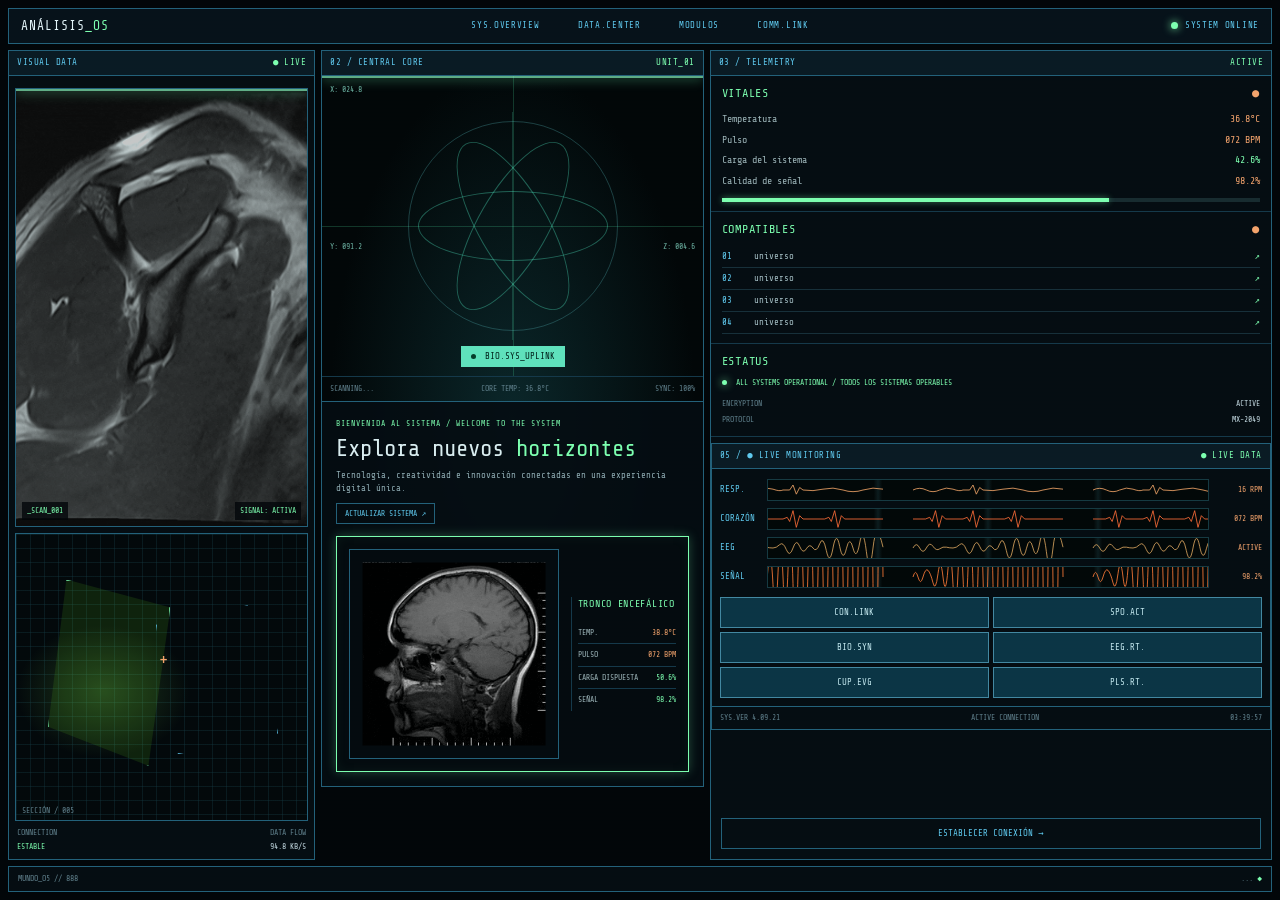
<file: index.html>
<!DOCTYPE html>
<html lang="es">
<head>
    <meta charset="UTF-8">
    <meta name="viewport" content="width=device-width, initial-scale=1.0">

    <title>MUNDO | 05</title>
    <link rel="stylesheet" href="css/style.css?v=20261110-4">
</head>

<body>
    <!-- Pantalla de carga -->
    <div id="loading">
        <div class="loader"></div>
        <p>INICIALIZANDO SISTEMA...</p>
        <span>espere // MUNDO OS</span>
    </div>

    <!-- Interfaz principal -->
    <div id="page-content" class="dashboard">

        <!-- Barra superior -->
        <header class="topbar">
            <div class="brand">ANÁLISIS<span>_OS</span></div>

            <nav>
                <a href="#inicio">SYS.OVERVIEW</a>
                <a href="#nosotros">DATA.CENTER</a>
                <a href="#servicios">MODULOS</a>
                <a href="#contacto">COMM.LINK</a>
            </nav>

            <div class="online">
                <span class="status-dot"></span>
                SYSTEM ONLINE
            </div>
        </header>

        <!-- Paneles superiores -->
        <main class="main-grid" id="inicio">

            <!-- Panel izquierdo -->
            <section class="panel left-panel">
                <div class="panel-heading">
                    <span> VISUAL DATA</span>
                    <span> ● LIVE</span>
                </div>

                <div class="portrait">
                    <img src="img/scan3.gif" alt="animación de escaneo de una persona">

                    <div class="scan-line"></div>
                    <span class="image-tag">_SCAN_001</span>
                    <span class="image-status">SIGNAL: ACTIVA</span>
                </div>  

                <div class="mini-map">
                    <div class="map-grid"></div>
                    <div class="map-shape shape-one"></div>
                    <div class="map-shape shape-two"></div>
                    <div class="map-cross">+</div>
                    <span class="map-label">SECCIÓN / 005</span>
                </div>

                <div class="small-stats">
                    <div>
                        <span>CONNECTION</span>
                        <strong class="green">ESTABLE</strong>
                    </div>
                    <div>
                        <span>DATA FLOW</span>
                        <strong>94.8 KB/S</strong>
                    </div>
                </div>
            </section>

            <!-- Panel central -->
            <section class="panel center-panel">
                <div class="panel-heading">
                    <span>02 / CENTRAL CORE</span>
                    <span>UNIT_01</span>
                </div>

                <div class="hologram">
                    <video id="camera-preview" autoplay muted playsinline aria-label="Vista en vivo de la cámara"></video>
                    <div class="scan-line hologram-scan"></div>
                    <div class="orbit orbit-one"></div>
                    <div class="orbit orbit-two"></div>
                    <div class="orbit orbit-three"></div>
                    <div class="orbit orbit-four"></div>

                    <div class="crosshair horizontal"></div>
                    <div class="crosshair vertical"></div>

                    <span class="coordinate coord-top">X: 024.8</span>
                    <span class="coordinate coord-left">Y: 091.2</span>
                    <span class="coordinate coord-right">Z: 004.6</span>

                    <div class="target-label">
                        <span class="status-dot"></span>
                        BIO.SYS_UPLINK
                    </div>
                </div>

                <div class="core-footer">
                    <span>SCANNING...</span>
                    <span>CORE TEMP: 36.8°C</span>
                    <span>SYNC: 100%</span>
                </div>

                <div class="intro" id="nosotros">
                    <span class="eyebrow">BIENVENIDA AL SISTEMA / WELCOME TO THE SYSTEM</span>
                    <h1>Explora nuevos <span>horizontes</span></h1>
                    <p>
                        Tecnología, creatividad e innovación conectadas
                        en una experiencia digital única.
                    </p>
                    <a href="#servicios" class="terminal-button">
                        ACTUALIZAR SISTEMA <span>↗</span>
                    </a>
                    <div aria-label="Escaneo visual y signos vitales" style="display: grid; grid-template-columns: minmax(0, 2.45fr) minmax(105px, 1fr); align-items: center; gap: 12px; width: min(100%, 550px); margin: 12px auto 0; padding: 12px; border: 1px solid var(--green); background: #040b0f; box-shadow: 0 0 10px #7dffb044, inset 0 0 12px #7dffb00d;">
                        <div style="position: static; display: grid; width: 100%; max-width: 350px; aspect-ratio: 1; justify-self: center; padding: 2px; border: 1px solid var(--line);">
                            <img src="img/scan2.gif" alt="Escaneo visual de una persona" style="display: block; width: 100%; height: 100%; aspect-ratio: 1; object-fit: cover; clip-path: inset(5%); opacity: .9;">
                        </div>
                        <div style="min-width: 0; padding-left: 6px; border-left: 1px solid var(--line-soft);">
                            <h2 style="margin: 0 0 10px; color: var(--green); font-size: 10px; font-weight: 400; letter-spacing: .7px;">TRONCO ENCEFÁLICO <span style="float: right; color: var(--orange);"></span></h2>
                            <div style="display: flex; justify-content: space-between; gap: 5px; padding: 5px 0; border-bottom: 1px solid var(--line-soft); color: #9eb6ba; font-size: 8px;"><span>TEMP.</span><strong style="color: var(--orange); font-weight: 400;">38.8°C</strong></div>
                            <div style="display: flex; justify-content: space-between; gap: 5px; padding: 5px 0; border-bottom: 1px solid var(--line-soft); color: #9eb6ba; font-size: 8px;"><span>PULSO</span><strong style="color: var(--orange); font-weight: 400;">072 BPM</strong></div>
                            <div style="display: flex; justify-content: space-between; gap: 5px; padding: 5px 0; border-bottom: 1px solid var(--line-soft); color: #9eb6ba; font-size: 8px;"><span>CARGA DISPUESTA</span><strong style="color: var(--green); font-weight: 400;">50.6%</strong></div>
                            <div style="display: flex; justify-content: space-between; gap: 5px; padding: 5px 0; color: #9eb6ba; font-size: 8px;"><span>SEÑAL</span><strong style="color: var(--green); font-weight: 400;">98.2%</strong></div>
                        </div>
                    </div>
                </div>
            </section>

            <!-- Panel derecho -->
            <aside class="panel right-panel">
                <div class="panel-heading">
                    <span>03 / TELEMETRY</span>
                    <span>ACTIVE</span>
                </div>

                <section class="data-group">
                    <h2>VITALES <span>●</span></h2>

                    <div class="metric">
                        <span>Temperatura</span>
                        <strong class="orange">36.8°C</strong>
                    </div>

                    <div class="metric">
                        <span>Pulso</span>
                        <strong>072 BPM</strong>
                    </div>

                    <div class="metric">
                        <span>Carga del sistema</span>
                        <strong class="green">42.6%</strong>
                    </div>

                    <div class="metric">
                        <span> Calidad de señal</span>
                        <strong>98.2%</strong>
                    </div>

                    <div class="progress">
                        <span style="width: 72%"></span>
                    </div>
                </section>

                <section class="data-group" id="servicios">
                    <h2>COMPATIBLES <span>●</span></h2>

                    <a href="#contacto" class="module-link">
                        <span>01</span>
                        <span>universo </span>
                        <b>↗</b>
                    </a>

                    <a href="#contacto" class="module-link">
                        <span>02</span>
                        <span>universo</span>
                        <b>↗</b>
                    </a>

                    <a href="#contacto" class="module-link">
                        <span>03</span>
                        <span>universo</span>
                        <b>↗</b>
                    </a>

                    <a href="#contacto" class="module-link">
                        <span>04</span>
                        <span>universo</span>
                        <b>↗</b>
                    </a>
                </section>

                <section class="data-group">
                    <h2> ESTATUS</h2>

                    <div class="network-status">
                        <span class="status-dot"></span>
                        ALL SYSTEMS OPERATIONAL / TODOS LOS SISTEMAS OPERABLES
                    </div>

                    <div class="data-row">
                        <span>ENCRYPTION</span>
                        <strong>ACTIVE</strong>
                    </div>

                    <div class="data-row">
                        <span>PROTOCOL</span>
                        <strong>MX-2049</strong>
                    </div>
                </section>

                <!-- Monitoreo debajo del estado de red para liberar el panel central -->
                <section class="panel bottom-panel">
                    <div class="panel-heading">
                        <span>05 / ● LIVE MONITORING</span>
                        <span>● LIVE DATA</span>
                    </div>

                    <div class="monitor-layout">
                        <div class="charts">
                            <div class="chart-row">
                                <span class="chart-label">RESP.</span>
                                <div class="wave wave-one"></div>
                                <span class="chart-value">16 RPM</span>
                            </div>
                            <div class="chart-row">
                                <span class="chart-label">CORAZÓN</span>
                                <div class="wave wave-two"></div>
                                <span class="chart-value">072 BPM</span>
                            </div>
                            <div class="chart-row">
                                <span class="chart-label">EEG</span>
                                <div class="wave wave-three"></div>
                                <span class="chart-value">ACTIVE</span>
                            </div>
                            <div class="chart-row">
                                <span class="chart-label">SEÑAL</span>
                                <div class="wave wave-four"></div>
                                <span class="chart-value">98.2%</span>
                            </div>
                        </div>

                        <div class="control-grid">
                            <button type="button" data-mode="CONNECTION LINK">CON.LINK</button>
                            <button type="button" data-mode="SPO2 ACTIVITY">SPO.ACT</button>
                            <button type="button" data-mode="BIO SYSTEM">BIO.SYN</button>
                            <button type="button" data-mode="EEG ROUTINE">EEG.RT.</button>
                            <button type="button" data-mode="CUP EVALUATION">CUP.EVG</button>
                            <button type="button" data-mode="PULSE TRACKING">PLS.RT.</button>
                        </div>
                    </div>

                    <div class="bottom-status">
                        <span>SYS.VER 4.09.21</span>
                        <span> ACTIVE CONNECTION</span>
                        <span id="clock">00:00:00</span>
                    </div>
                </section>

                <a href="dos.html" class="contact-button">
                     ESTABLECER CONEXIÓN →
                </a>
            </aside>
        </main>

        <!-- Pie de página -->
        <footer id="contacto">
            <span>MUNDO_O5 // 888</span>
            <span>... <b>◆</b></span>
        </footer>

    </div>

    <script src="js/script.js?v=20261110-2"></script>
</body>
</html>
</file>
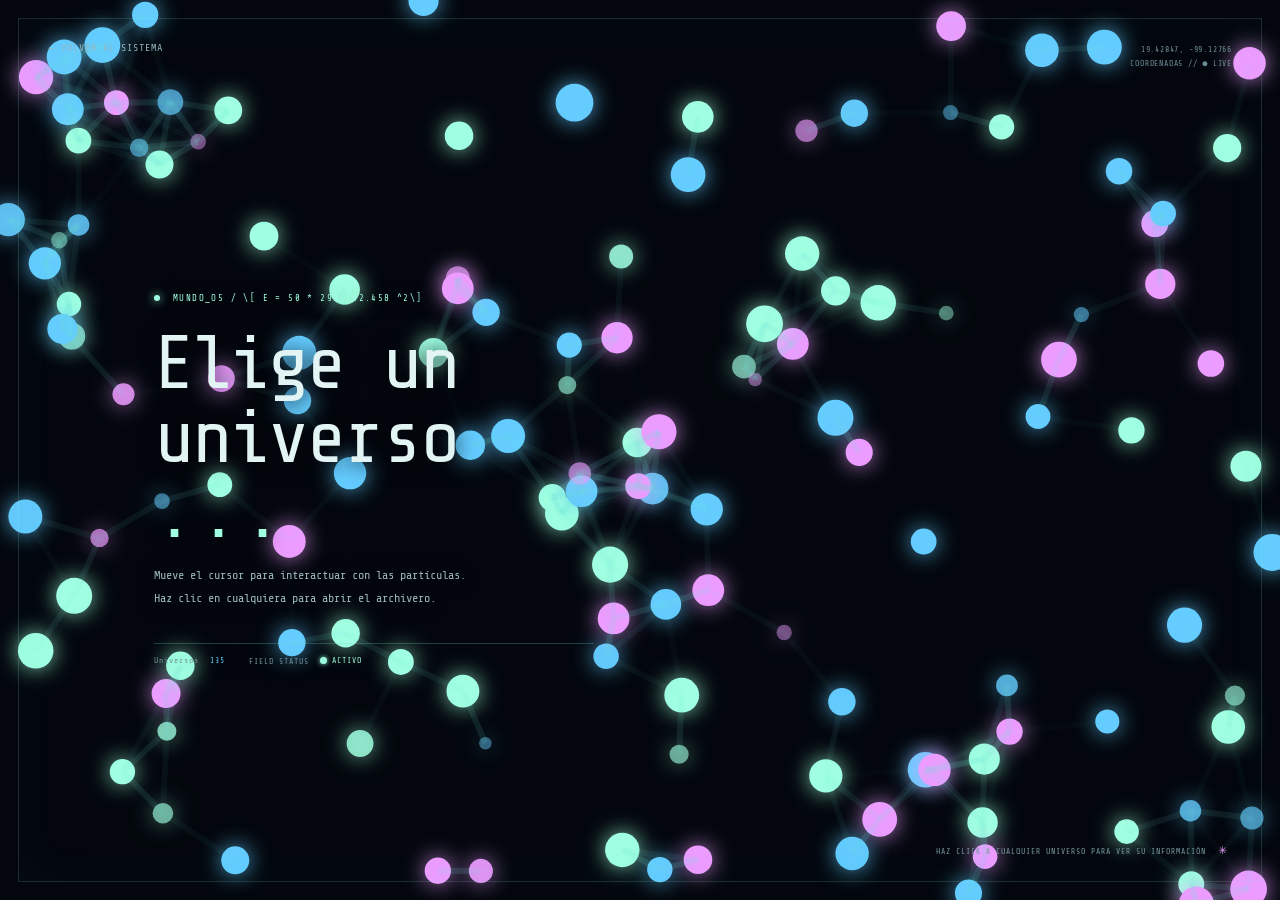
<file: dos.html>
<!DOCTYPE html>
<html lang="es">
<head>
    <meta charset="UTF-8">
    <meta name="viewport" content="width=device-width, initial-scale=1.0">
    <meta name="theme-color" content="#03070d">
    <title>Particle Lab | ●  ACTUAL MUNDO OS</title>
    <link rel="stylesheet" href="css/particles.css?v=20261110-2">
</head>
<body>
    <canvas id="particle-canvas" aria-hidden="true"></canvas>
    <main class="particle-ui">
        <a class="back-link" href="index.html">← VOLVER AL SISTEMA</a>
        <section class="intro" aria-label="Sistema de partículas interactivo">
            <span class="eyebrow"><i></i> MUNDO_O5 / \[
E = 50 * 299.792.458 ^2\]</span>
            <h1>Elige un universo<br><span class="title-dots" aria-label="cargando"><i>.</i><i>.</i><i>.</i></span></h1>
            <p>Mueve el cursor para interactuar con las partículas.<br>Haz clic en cualquiera para abrir el archivero.</p>
            <div class="readout"><span>Universos <b id="particle-count">000</b></span><span>FIELD STATUS <b class="field-state"><i class="activity-dot" aria-hidden="true"></i>ACTIVO</b></span></div>
        </section>
        <div class="corner-note">19.42847, -99.12766<br>COORDENADAS // ● LIVE</div>
        <div class="mouse-hint" aria-hidden="true">HAZ CLICK A CUALQUIER UNIVERSO PARA VER SU INFORMACIÓN <span>✳</span></div>
    </main>
    <script src="js/particles.js?v=20261110-2"></script>
</body>
</html>
</file>
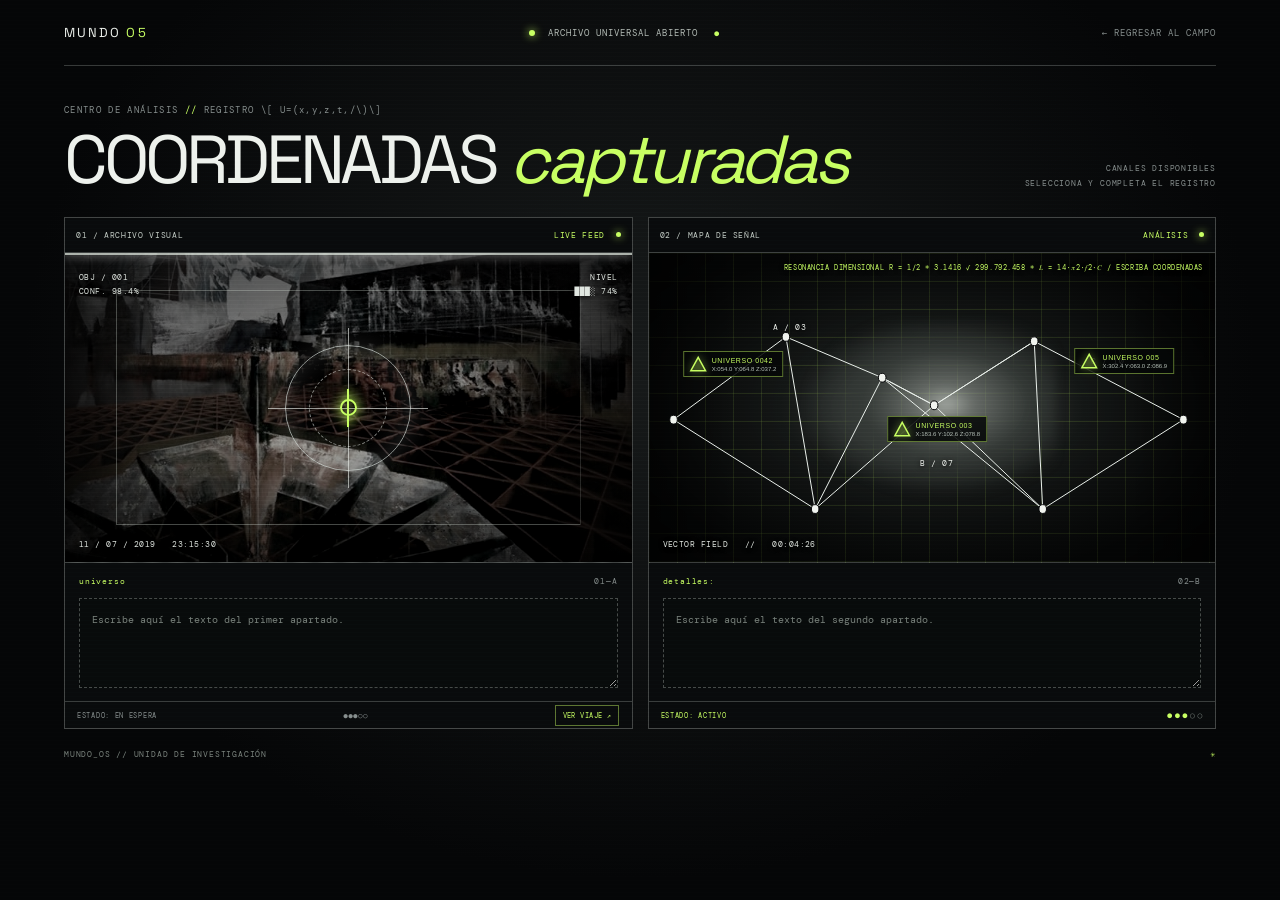
<file: nueva.html>
<!DOCTYPE html>
<html lang="es">
<head>
    <meta charset="UTF-8">
    <meta name="viewport" content="width=device-width, initial-scale=1.0">
    <meta name="theme-color" content="#050607">
    <title>Archivo de señales | MUNDO O5</title>
    <link rel="stylesheet" href="css/nueva.css?v=20261110-4">
</head>
<body>
    <main class="archive">
        <header class="topbar">
            <a class="brand" href="index.html">MUNDO <span>O5</span></a>
            <div class="system-state"><i></i> ARCHIVO UNIVERSAL ABIERTO <b>●</b></div>
            <a class="back" href="dos.html">← REGRESAR AL CAMPO</a>
        </header>

        <section class="title-row">
            <div>
                <p class="eyebrow">CENTRO DE ANÁLISIS <span>//</span> REGISTRO \[
U=(x,y,z,t,/\)\]</p>
                <h1>COORDENADAS <em>capturadas</em></h1>
            </div>
            <p class="title-note">CANALES DISPONIBLES<br>SELECCIONA Y COMPLETA EL REGISTRO</p>
        </section>

        <div class="sections">
            <section class="data-panel" id="archivo">
                <header class="panel-head"><span>01 / ARCHIVO VISUAL</span><span>LIVE FEED <i></i></span></header>
                <div class="visual visual-one" role="group" aria-label="Archivo visual con imagen aleatoria">
                    <img class="archive-image" id="archive-image" src="img/imagen/a.jpg" alt="Imagen aleatoria del archivo visual">
                    <div class="frame-corners"></div>
                    <div class="reticle"><span></span><i></i><b></b></div>
                    <div class="scan-beam"></div>
                    <span class="visual-code code-left">OBJ / 001<br>CONF. 98.4%</span>
                    <span class="visual-code code-right">NIVEL<br>███░ 74%</span>
                    <span class="visual-time">11 / 07 / 2019 &nbsp; 23:15:30</span>
                </div>
                <div class="panel-copy">
                    <div class="copy-label"><span>universo</span><span>01—A</span></div>
                    <textarea class="text-space" aria-label="Texto del primer apartado" placeholder="Escribe aquí el texto del primer apartado."></textarea>
                </div>
                <footer class="panel-foot"><span>ESTADO: EN ESPERA</span><span>●●●○○</span><a class="video-link" href="img/viaje.mp4" target="_blank" rel="noopener noreferrer">VER VIAJE ↗</a></footer>
            </section>

            <section class="data-panel" id="registro">
                <header class="panel-head"><span>02 / MAPA DE SEÑAL</span><span>ANÁLISIS <i></i></span></header>
                <div class="visual visual-two" role="group" aria-label="Campo vectorial. Arrastra los marcadores planetarios para moverlos y actualizar sus coordenadas.">
                    <div class="map-image"></div>
                    <svg class="signal-map" viewBox="0 0 600 280" preserveAspectRatio="none">
                        <path d="M26 151 145 76 247 113 302 138 408 80 566 151M145 76 176 232 302 138 417 232 408 80M26 151 176 232 247 113 417 232 566 151M247 113 302 138 408 80" />
                        <circle cx="26" cy="151" r="4"/><circle cx="145" cy="76" r="4"/><circle cx="176" cy="232" r="4"/><circle cx="247" cy="113" r="4"/><circle cx="302" cy="138" r="4"/><circle cx="408" cy="80" r="4"/><circle cx="417" cy="232" r="4"/><circle cx="566" cy="151" r="4"/>
                    </svg>
                    <button class="planet-marker" type="button" style="left: 15%; top: 36%;" data-planet="MARTE" aria-label="Arrastra el marcador de Marte">
                        <svg viewBox="0 0 24 22" aria-hidden="true"><path d="M12 1 23 21H1Z"/></svg>
                        <span class="planet-readout"><strong>UNIVERSO 0042</strong><small class="planet-coordinates"></small></span>
                    </button>
                    <button class="planet-marker" type="button" style="left: 51%; top: 57%;" data-planet="TIERRA" aria-label="Arrastra el marcador de Tierra">
                        <svg viewBox="0 0 24 22" aria-hidden="true"><path d="M12 1 23 21H1Z"/></svg>
                        <span class="planet-readout"><strong>UNIVERSO 003</strong><small class="planet-coordinates"></small></span>
                    </button>
                    <button class="planet-marker" type="button" style="left: 84%; top: 35%;" data-planet="VENUS" aria-label="Arrastra el marcador de Venus">
                        <svg viewBox="0 0 24 22" aria-hidden="true"><path d="M12 1 23 21H1Z"/></svg>
                        <span class="planet-readout"><strong>UNIVERSO 005</strong><small class="planet-coordinates"></small></span>
                    </button>
                    <span class="map-label label-a">A / 03</span><span class="map-label label-b">B / 07</span><span class="map-label label-c">C / 10</span>
                    <span class="drag-hint">RESONANCIA DIMENSIONAL R = 1/2 * 3.1416 √ 299.792.458 * 𝐿 = 14⋅𝜋2⋅𝑓2⋅𝐶 / ESCRIBA COORDENADAS</span>
                    <span class="visual-time">VECTOR FIELD &nbsp; // &nbsp; 00:04:26</span>
                </div>
                <div class="panel-copy">
                    <div class="copy-label"><span>detalles:</span><span>02—B</span></div>
                    <textarea class="text-space" aria-label="Texto del segundo apartado" placeholder="Escribe aquí el texto del segundo apartado."></textarea>
                </div>
                <footer class="panel-foot is-active"><span class="active-state">ESTADO: ACTIVO</span><span class="activity-pips" aria-label="Actividad"><i>●</i><i>●</i><i>●</i><i>○</i><i>○</i></span></footer>
            </section>
        </div>

        <footer class="page-foot"><span>MUNDO_OS // UNIDAD DE INVESTIGACIÓN</span><span><b>✳</b></span></footer>
    </main>
    <script>
        (() => {
            const images = ["a.jpg", "b.jpg", "c.jpg", "d.jpg", "e.jpg"];
            const storageKey = "archivo-visual-imagen-anterior";
            const image = document.getElementById("archive-image");
            let previousImage = "";

            try {
                previousImage = sessionStorage.getItem(storageKey) || "";
            } catch (error) {
                // Si el almacenamiento de sesión está bloqueado, se elige una imagen aleatoria igualmente.
            }

            const options = images.filter((name) => name !== previousImage);
            const selectedImage = options[Math.floor(Math.random() * options.length)];
            image.src = `img/imagen/${selectedImage}`;

            try {
                sessionStorage.setItem(storageKey, selectedImage);
            } catch (error) {
                // La imagen sigue cambiando de forma aleatoria sin almacenamiento de sesión.
            }

            const field = document.querySelector(".visual-two");
            const markers = field.querySelectorAll(".planet-marker");
            let activeMarker = null;

            function updateCoordinates(marker) {
                const xPercent = Number.parseFloat(marker.style.left);
                const yPercent = Number.parseFloat(marker.style.top);
                const x = (xPercent * 3.6).toFixed(1).padStart(5, "0");
                const y = (yPercent * 1.8).toFixed(1).padStart(5, "0");
                const z = ((xPercent + yPercent) * 0.73).toFixed(1).padStart(5, "0");
                marker.querySelector(".planet-coordinates").textContent = `X:${x} Y:${y} Z:${z}`;
                marker.setAttribute("aria-label", `Arrastra ${marker.dataset.planet}. Coordenadas X ${x}, Y ${y}, Z ${z}.`);
            }

            markers.forEach((marker) => {
                updateCoordinates(marker);

                marker.addEventListener("pointerdown", (event) => {
                    event.preventDefault();
                    activeMarker = marker;
                    marker.classList.add("is-dragging");
                    marker.setPointerCapture(event.pointerId);
                });

                marker.addEventListener("pointermove", (event) => {
                    if (activeMarker !== marker) return;

                    const bounds = field.getBoundingClientRect();
                    const x = Math.max(5, Math.min(95, ((event.clientX - bounds.left) / bounds.width) * 100));
                    const y = Math.max(14, Math.min(82, ((event.clientY - bounds.top) / bounds.height) * 100));
                    marker.style.left = `${x}%`;
                    marker.style.top = `${y}%`;
                    updateCoordinates(marker);
                });

                const stopDragging = () => {
                    marker.classList.remove("is-dragging");
                    if (activeMarker === marker) activeMarker = null;
                };
                marker.addEventListener("pointerup", stopDragging);
                marker.addEventListener("pointercancel", stopDragging);

                marker.addEventListener("keydown", (event) => {
                    const steps = { ArrowLeft: [-1, 0], ArrowRight: [1, 0], ArrowUp: [0, -1], ArrowDown: [0, 1] };
                    const step = steps[event.key];
                    if (!step) return;
                    event.preventDefault();
                    const x = Math.max(5, Math.min(95, Number.parseFloat(marker.style.left) + step[0]));
                    const y = Math.max(14, Math.min(82, Number.parseFloat(marker.style.top) + step[1]));
                    marker.style.left = `${x}%`;
                    marker.style.top = `${y}%`;
                    updateCoordinates(marker);
                });
            });
        })();
    </script>
</body>
</html>
</file>
<file: css/style.css>
@import url('https://fonts.googleapis.com/css2?family=Share+Tech+Mono&display=swap');

:root {
    color-scheme: dark;
    --bg: #020609;
    --panel: #050d12;
    --panel2: #08151b;
    --line: #23617a;
    --line-soft: #15394a;
    --blue: #5fc9ee;
    --green: #7dffb0;
    --orange: #f3a36c;
    --text: #c6dce4;
    --muted: #60808c;
}

* { box-sizing: border-box; }
html { min-width: 320px; scroll-behavior: smooth; }
body {
    min-height: 100vh;
    margin: 0;
    overflow-x: hidden;
    background: var(--bg);
    color: var(--text);
    font: 12px/1.45 'Share Tech Mono', monospace;
}
body::before {
    position: fixed;
    z-index: 20;
    inset: 0;
    content: '';
    pointer-events: none;
    opacity: .08;
    background: repeating-linear-gradient(0deg, transparent 0 3px, #7bd5f322 4px);
}
a { color: inherit; text-decoration: none; }
button { font: inherit; }

#loading {
    position: fixed;
    z-index: 100;
    inset: 0;
    display: flex;
    flex-direction: column;
    align-items: center;
    justify-content: center;
    gap: 12px;
    background: var(--bg);
    color: var(--green);
    letter-spacing: 2px;
    transition: opacity .5s ease, visibility .5s ease;
}
#loading.hidden { opacity: 0; visibility: hidden; pointer-events: none; }
#loading p { margin: 0; font-size: 12px; }
#loading::after { content: 'MUNDO OS // SYSTEM INITIALIZATION'; color: var(--muted); font-size: 9px; }
.loader {
    width: 40px; height: 40px;
    border: 2px solid var(--line-soft);
    border-top-color: var(--green);
    border-radius: 50%;
    animation: spin .8s linear infinite;
}
@keyframes spin { to { transform: rotate(360deg); } }

.dashboard { width: min(1600px, 100%); min-height: 100vh; margin: auto; padding: 8px; }
.topbar, .panel, footer { border: 1px solid var(--line); background: var(--panel); }
.topbar {
    min-height: 36px;
    display: grid;
    grid-template-columns: auto 1fr auto;
    align-items: center;
    gap: 22px;
    padding: 0 12px;
    background: #07121a;
}
.brand { color: #e4f6fb; font-size: 13px; letter-spacing: 1px; }
.brand span { color: var(--green); }
.topbar nav { display: flex; justify-content: center; gap: clamp(12px, 3vw, 42px); }
.topbar nav a, .online { color: var(--blue); font-size: 9px; letter-spacing: .7px; }
.topbar nav a:hover { color: var(--green); }
.online { display: flex; align-items: center; gap: 7px; white-space: nowrap; }
.status-dot { display: inline-block; width: 7px; height: 7px; border-radius: 50%; background: var(--green); box-shadow: 0 0 8px var(--green); }

.main-grid {
    display: grid;
    grid-template-columns: minmax(190px, .85fr) minmax(235px, 1.05fr) minmax(290px, 1.4fr);
    gap: 6px;
    margin-top: 6px;
    align-items: stretch;
}
.panel { min-width: 0; position: relative; }
.panel-heading {
    min-height: 25px;
    padding: 5px 8px;
    display: flex;
    justify-content: space-between;
    gap: 8px;
    border-bottom: 1px solid var(--line);
    background: #0a1b24;
    color: var(--blue);
    font-size: 9px;
    letter-spacing: .5px;
}
.panel-heading span:last-child { color: var(--green); }
.left-panel { display: flex; flex-direction: column; gap: 6px; padding-bottom: 7px; }
.portrait {
    position: relative;
    min-height: 180px;
    flex: 1 1 210px;
    margin: 6px 6px 0;
    overflow: hidden;
    border: 1px solid var(--line);
    background: radial-gradient(ellipse at 50% 38%, #47636a 0, #142a30 33%, #071117 75%);
}
.portrait::before {
    content: '';
    position: absolute;
    inset: 0;
    background: repeating-linear-gradient(0deg, transparent 0 4px, #8fe6d318 5px), linear-gradient(90deg, #02060988, transparent 25% 75%, #02060988);
}
.portrait img,
.portrait video { width: 100%; height: 100%; min-height: 180px; object-fit: cover; filter: grayscale(1) sepia(.18) hue-rotate(135deg) brightness(.78); }
.portrait .human { top: 10%; bottom: 10%; }
.scan-line { position: absolute; top: 0; left: 0; width: 100%; height: 2px; background: #8bffc4aa; box-shadow: 0 0 12px #6fffb9; animation: scan 4s linear infinite; }
@keyframes scan { to { transform: translateY(190px); } }
.image-tag, .image-status { position: absolute; bottom: 6px; color: var(--green); font-size: 8px; background: #020609c9; padding: 3px 5px; }
.image-tag { left: 6px; } .image-status { right: 6px; }
.mini-map {
    position: relative;
    min-height: 120px;
    flex: 0 0 36%;
    margin: 0 6px;
    overflow: hidden;
    border: 1px solid var(--line);
    background-color: #03090b;
    background-image: linear-gradient(#17404a55 1px, transparent 1px), linear-gradient(90deg, #17404a55 1px, transparent 1px);
    background-size: 14px 14px;
}
.map-grid { position: absolute; inset: 0; background: radial-gradient(ellipse at 30% 55%, #8fff6433, transparent 30%); }
.map-shape { position: absolute; width: 42%; height: 65%; top: 16%; border: 1px solid var(--green); opacity: .8; }
.shape-one { left: 11%; clip-path: polygon(15% 0, 100% 15%, 82% 100%, 0 79%); background: #7fff2b22; }
.shape-two { right: 10%; top: 25%; height: 52%; border-color: var(--blue); clip-path: polygon(0 13%, 75% 0, 100% 86%, 18% 100%); }
.map-cross { position: absolute; top: 40%; left: 49%; color: var(--orange); font-size: 17px; }
.map-label { position: absolute; left: 6px; bottom: 4px; color: var(--muted); font-size: 8px; }
.small-stats { display: flex; justify-content: space-between; gap: 10px; margin: 0 8px; color: var(--muted); font-size: 8px; }
.small-stats div { display: grid; gap: 2px; }
.small-stats strong { color: var(--text); font-weight: 400; }
.small-stats .green { color: var(--green); }

.center-panel { display: flex; flex-direction: column; align-self: start; width: 100%; min-height: 440px; overflow: hidden; background: radial-gradient(ellipse at center, #0b272a, #020708 68%); }
.hologram { position: relative; flex: 1; min-height: 300px; overflow: hidden; }
.hologram > video { position: absolute; z-index: 0; inset: 0; width: 100%; height: 100%; object-fit: cover; filter: grayscale(1) sepia(.18) hue-rotate(135deg) brightness(.58); }
.hologram > .hologram-scan { z-index: 4; animation: hologram-scan 3s linear infinite alternate; }
@keyframes hologram-scan { from { top: 0; } to { top: calc(100% - 2px); } }
.hologram::before { content: ''; position: absolute; inset: 12% 8%; background: linear-gradient(90deg, transparent 49.8%, #57e7c033 50%, transparent 50.2%), linear-gradient(0deg, transparent 49.8%, #57e7c033 50%, transparent 50.2%); }
.orbit { position: absolute; top: 50%; left: 50%; width: 190px; height: 70px; border: 1px solid #51eac45c; border-radius: 50%; transform: translate(-50%, -50%); }
.orbit-two { transform: translate(-50%, -50%) rotate(60deg); }
.orbit-three { transform: translate(-50%, -50%) rotate(-60deg); }
.orbit-four { width: 210px; height: 210px; border-color: #50a8ac55; }
.crosshair { position: absolute; z-index: 1; background: #50f3b033; }
.crosshair.horizontal { top: 50%; left: 0; width: 100%; height: 1px; }
.crosshair.vertical { left: 50%; top: 0; width: 1px; height: 100%; }
.human { position: absolute; z-index: 2; top: 12%; bottom: 10%; left: 50%; width: 76px; transform: translateX(-50%); filter: drop-shadow(0 0 5px #39edbd); opacity: .8; }
.human div { position: absolute; border: 1px solid #70f8d9; background: #4be9cd1b; }
.head { top: 1%; left: 31px; width: 15px; height: 19px; border-radius: 50%; }
.neck { top: 15%; left: 34px; width: 9px; height: 11px; }
.torso { top: 22%; left: 19px; width: 39px; height: 37%; clip-path: polygon(18% 0,82% 0,100% 25%,78% 100%,22% 100%,0 25%); }
.arm { top: 24%; width: 13px; height: 42%; border-radius: 45%; transform-origin: top; }
.arm-left { left: 19px; transform: rotate(17deg); }.arm-right { right: 19px; transform: rotate(-17deg); }
.leg { top: 54%; width: 15px; height: 42%; border-radius: 40%; transform-origin: top; }
.leg-left { left: 24px; transform: rotate(4deg); }.leg-right { right: 24px; transform: rotate(-4deg); }
.coordinate { position: absolute; color: #6db3a3; font-size: 8px; }.coord-top { top: 8px; left: 8px; }.coord-left { top: 55%; left: 8px; }.coord-right { top: 55%; right: 8px; }
.target-label { position: absolute; bottom: 9px; left: 50%; transform: translateX(-50%); padding: 4px 10px; white-space: nowrap; background: #5fe1bc; color: #02231c; font-size: 9px; }
.target-label .status-dot { width: 5px; height: 5px; margin-right: 4px; background: #063d2b; box-shadow: none; }
.core-footer { display: flex; justify-content: space-between; gap: 6px; padding: 6px 8px; border-top: 1px solid var(--line-soft); color: var(--muted); font-size: 8px; }
.intro { padding: 12px 14px 14px; border-top: 1px solid var(--line); background: #050d12e8; }
.eyebrow { color: var(--green); font-size: 8px; letter-spacing: 1px; }
.intro h1 { margin: 5px 0; color: #d9edf0; font-size: clamp(16px, 1.8vw, 23px); font-weight: 400; line-height: 1.2; }
.intro h1 span { color: var(--green); }
.intro p { margin: 4px 0 8px; color: #91aeb5; font-size: 9px; }
.terminal-button { display: inline-block; padding: 4px 8px; border: 1px solid var(--line); color: var(--blue); font-size: 8px; }

.right-panel { display: flex; flex-direction: column; }
.data-group { padding: 9px 11px; border-bottom: 1px solid var(--line-soft); }
.data-group h2 { margin: 0 0 7px; color: var(--green); font-size: 12px; font-weight: 400; letter-spacing: .7px; }
.data-group h2 span { float: right; color: var(--orange); }
.metric { display: grid; grid-template-columns: 1fr auto; align-items: baseline; gap: 8px; padding: 3px 0; color: #9eb6ba; font-size: 10px; }
.metric strong { color: var(--orange); font-weight: 400; }
.metric .green { color: var(--green); }
.progress { height: 4px; margin-top: 7px; background: #182c30; }.progress span { display: block; height: 100%; background: var(--green); box-shadow: 0 0 6px #7dffb077; }
.module-link { display: grid; grid-template-columns: 25px 1fr auto; gap: 7px; padding: 4px 0; color: #a7c1c7; font-size: 9px; border-bottom: 1px solid #17303a; }
.module-link span:first-child { color: var(--blue); }.module-link b { color: var(--green); font-weight: 400; }
.network-status { margin-bottom: 7px; color: var(--green); font-size: 8px; }
.network-status .status-dot { width: 5px; height: 5px; margin-right: 5px; }
.data-row { display: flex; justify-content: space-between; padding: 2px 0; color: var(--muted); font-size: 8px; }.data-row strong { color: var(--text); font-weight: 400; }
.contact-button { margin: auto 10px 10px; padding: 8px; text-align: center; border: 1px solid var(--line); color: var(--blue); font-size: 9px; }
.contact-button:hover, .terminal-button:hover { border-color: var(--green); color: var(--green); }

.bottom-panel { margin-top: 6px; }
.right-panel > .bottom-panel { width: 100%; min-width: 0; }
.right-panel > .bottom-panel .monitor-layout { grid-template-columns: minmax(0, 1fr); }
.right-panel > .bottom-panel .chart-row { grid-template-columns: 42px minmax(0, 1fr) 48px; gap: 5px; }
.monitor-layout { display: grid; grid-template-columns: 1fr minmax(220px, 30%); gap: 8px; padding: 8px; }
.charts { display: grid; gap: 4px; }
.chart-row { display: grid; grid-template-columns: 48px minmax(0, 1fr) 55px; align-items: center; gap: 7px; min-height: 25px; }
.chart-label { color: var(--blue); font-size: 9px; }.chart-value { color: var(--orange); text-align: right; font-size: 8px; }
.wave { height: 22px; position: relative; overflow: hidden; border: 1px solid #163a42; background-color: #020808; background-image: linear-gradient(90deg, transparent 24%, #20434a55 25%, transparent 26%, transparent 49%, #20434a55 50%, transparent 51%, transparent 74%, #20434a55 75%, transparent 76%), linear-gradient(0deg, transparent 48%, #20434a55 50%, transparent 52%); }
.wave::after { content: ''; position: absolute; inset: 0; background-repeat: repeat-x; background-position: center; background-size: 180px 100%; }
.wave-one::after { background-image: url("data:image/svg+xml,%3Csvg xmlns='http://www.w3.org/2000/svg' width='180' height='24' viewBox='0 0 180 24'%3E%3Cpath d='M0 12 Q8 8 16 12 T32 12 T48 11 T60 12 L68 12 72 6 76 17 80 9 84 12 Q96 14 108 11 T132 12 T156 12 T180 11' fill='none' stroke='%23f1a466' stroke-width='1'/%3E%3C/svg%3E"); }
.wave-two::after { background-image: url("data:image/svg+xml,%3Csvg xmlns='http://www.w3.org/2000/svg' width='180' height='24' viewBox='0 0 180 24'%3E%3Cpath d='M0 12 15 12 20 10 23 15 27 2 31 22 35 8 39 12 60 12 65 10 68 15 72 2 76 22 80 8 84 12 110 12 115 10 118 15 122 2 126 22 130 8 134 12 180 12' fill='none' stroke='%23ff6c37' stroke-width='1'/%3E%3C/svg%3E"); }
.wave-three::after { background-image: url("data:image/svg+xml,%3Csvg xmlns='http://www.w3.org/2000/svg' width='180' height='24' viewBox='0 0 180 24'%3E%3Cpath d='M0 12 Q4 4 8 12 T16 12 T24 10 T32 13 T40 11 T48 12 T56 8 T64 14 T72 12 T80 10 T88 13 T96 12 T104 7 T112 15 T120 12 T128 10 T136 13 T144 12 T152 6 T160 16 T168 12 T180 11' fill='none' stroke='%23d9a35e' stroke-width='1'/%3E%3C/svg%3E"); }
.wave-four::after { background-image: url("data:image/svg+xml,%3Csvg xmlns='http://www.w3.org/2000/svg' width='180' height='24' viewBox='0 0 180 24'%3E%3Cpath d='M0 12 Q3 1 6 12 T12 12 T18 4 T24 19 T30 8 T36 12 T42 2 T48 21 T54 7 T60 12 T66 3 T72 20 T78 8 T84 12 T90 2 T96 21 T102 7 T108 12 T114 4 T120 18 T126 8 T132 12 T138 2 T144 21 T150 7 T156 12 T162 3 T168 20 T174 8 T180 12' fill='none' stroke='%23ff7b37' stroke-width='1'/%3E%3C/svg%3E"); }
.control-grid { display: grid; grid-template-columns: repeat(2, 1fr); gap: 4px; align-content: center; }
.control-grid button { min-height: 31px; border: 1px solid #4388a1; background: #0b3545; color: #c2e7ee; font-size: 9px; cursor: pointer; }
.control-grid button:hover, .control-grid button.active { background: #3bb8d1; color: #031117; border-color: #8ff4fa; }
.bottom-status { display: flex; justify-content: space-between; gap: 8px; padding: 5px 8px; border-top: 1px solid var(--line); color: var(--muted); font-size: 8px; }
footer { display: flex; justify-content: space-between; gap: 12px; margin-top: 6px; padding: 6px 9px; color: var(--muted); font-size: 8px; }
footer b { color: var(--green); }

@media (min-width: 1100px) {
    .dashboard { min-height: 100vh; display: flex; flex-direction: column; }
    .main-grid { flex: 1; min-height: 430px; grid-template-columns: minmax(220px, .82fr) minmax(260px, 1.02fr) minmax(340px, 1.5fr); }
    .bottom-panel { flex: 0 0 auto; }
}
@media (max-width: 760px) {
    .dashboard { padding: 6px; }
    .topbar { grid-template-columns: 1fr auto; gap: 8px; padding: 7px 9px; }
    .topbar nav { grid-column: 1 / -1; grid-row: 2; justify-content: space-between; gap: 8px; padding-top: 5px; border-top: 1px solid var(--line-soft); }
    .topbar nav a { font-size: 8px; }
    .main-grid { grid-template-columns: minmax(0, 1fr) minmax(0, 1.15fr); }
    .right-panel { grid-column: 1 / -1; display: grid; grid-template-columns: repeat(2, minmax(0, 1fr)); align-items: start; }
    .right-panel > .panel-heading, .right-panel > .contact-button { grid-column: 1 / -1; }
    .right-panel > .bottom-panel { grid-column: 1 / -1; }
    .right-panel > .data-group:last-of-type { border-right: 1px solid var(--line-soft); }
    .contact-button { margin-top: 0; }
    .monitor-layout { grid-template-columns: 1fr; }
    .control-grid { grid-template-columns: repeat(3, 1fr); }
    .control-grid button { min-height: 34px; }
}
@media (max-width: 480px) {
    .main-grid { grid-template-columns: 1fr; }
    .left-panel { min-height: 390px; }
    .portrait { min-height: 190px; }
    .center-panel { min-height: 510px; }
    .hologram { min-height: 310px; }
    .right-panel { grid-template-columns: 1fr; }
    .right-panel > .data-group, .right-panel > .data-group:last-of-type { grid-column: 1; border-right: 0; }
    .right-panel > .contact-button { grid-column: 1; }
    .bottom-status { flex-wrap: wrap; }
    footer { flex-direction: column; }
}
@media (prefers-reduced-motion: reduce) {
    *, *::before, *::after { animation-duration: .01ms !important; animation-iteration-count: 1 !important; scroll-behavior: auto !important; transition-duration: .01ms !important; }
}
</file>
<file: css/particles.css>
@import url('https://fonts.googleapis.com/css2?family=Share+Tech+Mono&display=swap');

:root { color-scheme: dark; --mint: #9fffe0; --blue: #64ccff; --pink: #ec9cff; }
* { box-sizing: border-box; }
html, body { width: 100%; min-width: 320px; height: 100%; margin: 0; }
body { overflow: hidden; background: #03070d; color: #e2f4f4; font-family: 'Share Tech Mono', monospace; }
#particle-canvas { position: fixed; inset: 0; width: 100%; height: 100%; display: block; }
.particle-ui { position: relative; width: 100%; height: 100%; pointer-events: none; }
.particle-ui a { pointer-events: auto; }
.particle-ui::before { content: ''; position: absolute; inset: 18px; border: 1px solid #8ee9dc2a; box-shadow: inset 0 0 50px #48cbb408; }
.back-link { position: absolute; top: 42px; left: 48px; color: #94b7bf; font-size: 10px; letter-spacing: 1px; text-decoration: none; }
.back-link:hover { color: var(--mint); }
.intro { position: absolute; top: 50%; left: clamp(35px, 12vw, 190px); width: min(440px, 70vw); transform: translateY(-43%); text-shadow: 0 2px 20px #03070d; }
.eyebrow { color: var(--mint); font-size: 9px; letter-spacing: 1.4px; }
.eyebrow i {
    display: inline-block;
    width: 6px;
    height: 6px;
    margin-right: 7px;
    border-radius: 50%;
    background: var(--mint);
    box-shadow: 0 0 10px var(--mint);
    animation: status-blink 1.4s ease-in-out infinite;
}

@keyframes status-blink {
    0%, 100% {
        opacity: 1;
        transform: scale(1);
        box-shadow: 0 0 4px var(--mint), 0 0 10px var(--mint);
    }

    50% {
        opacity: .35;
        transform: scale(.75);
        box-shadow: 0 0 2px var(--mint), 0 0 5px var(--mint);
    }
}h1 { margin: 22px 0 14px; font-size: clamp(38px, 6.5vw, 76px); font-weight: 400; line-height: .98; letter-spacing: -3px; }
h1 span { color: var(--mint); }
.title-dots { display: inline-flex; gap: .08em; }
.title-dots i { font-style: normal; animation: dot-sequence 1.2s ease-in-out infinite; }
.title-dots i:nth-child(2) { animation-delay: .2s; }
.title-dots i:nth-child(3) { animation-delay: .4s; }
@keyframes dot-sequence {
    0%, 65%, 100% { opacity: .25; text-shadow: none; transform: scale(.8); }
    18%, 38% { opacity: 1; text-shadow: 0 0 14px var(--mint); transform: scale(1.15); }
}
.intro p { color: #9bb7bd; font-size: 12px; line-height: 1.9; }
.readout { display: flex; gap: 24px; margin-top: 33px; padding-top: 12px; border-top: 1px solid #72d7cb44; color: #72929a; font-size: 8px; letter-spacing: 1px; }
.readout b { margin-left: 6px; color: var(--blue); font-weight: 400; }
.readout span:last-child b { color: var(--mint); }
.readout .field-state { display: inline-flex; align-items: center; gap: 5px; }
.activity-dot { width: 7px; height: 7px; border-radius: 50%; background: var(--mint); box-shadow: 0 0 5px var(--mint); animation: status-blink 1s ease-in-out infinite; }
.corner-note { position: absolute; right: 48px; top: 43px; color: #6f909a; font-size: 8px; line-height: 1.8; text-align: right; letter-spacing: .8px; }
.mouse-hint { position: absolute; right: 52px; bottom: 43px; color: #7798a0; font-size: 8px; letter-spacing: 1px; }
.mouse-hint span { margin-left: 8px; color: var(--pink); font-size: 14px; }
@media (max-width: 600px) {
    .particle-ui::before { inset: 18px; }
    .back-link { top: 28px; left: 27px; font-size: 8px; }
    .intro { left: 9vw; width: 82vw; transform: translateY(-38%); }
    h1 { font-size: clamp(42px, 12vw, 66px); letter-spacing: -2px; }
    .corner-note { top: auto; right: 28px; bottom: 34px; font-size: 7px; }
    .mouse-hint { display: none; }
    .readout { gap: 15px; }
}
@media (prefers-reduced-motion: reduce) { *, *::before, *::after { scroll-behavior: auto !important; } }
</file>
<file: css/nueva.css>
@import url('https://fonts.googleapis.com/css2?family=DM+Mono:wght@400;500&family=Space+Grotesk:wght@400;500&display=swap');

:root { color-scheme: dark; --acid: #c7ff62; --line: #e9f1eb38; --muted: #858d8c; --paper: #edf1ec; }
* { box-sizing: border-box; }
html, body { min-width: 320px; min-height: 100%; margin: 0; }
body { background: #050607; color: var(--paper); font-family: 'DM Mono', monospace; }
.archive { position: relative; min-height: 100vh; overflow: hidden; padding: 0 clamp(18px, 5vw, 76px); background: radial-gradient(ellipse at 50% 40%, #171a1a, transparent 68%), #050607; }
.archive::before { position: fixed; inset: 0; z-index: 5; pointer-events: none; content: ''; opacity: .12; background: repeating-linear-gradient(0deg, transparent 0 3px, #fff 4px); mix-blend-mode: soft-light; }
.topbar, .panel-head, .panel-foot, .page-foot { display: flex; align-items: center; justify-content: space-between; }
.topbar { min-height: 66px; border-bottom: 1px solid var(--line); font-size: 9px; letter-spacing: .11em; }
.brand, .back { color: var(--paper); text-decoration: none; }
.brand { font-family: 'Space Grotesk', sans-serif; font-size: 13px; letter-spacing: .16em; }
.brand span { color: var(--acid); }
.system-state { color: #b2bab4; }
.system-state i, .panel-head i { display: inline-block; width: 6px; height: 6px; margin-right: 7px; border-radius: 50%; background: var(--acid); box-shadow: 0 0 9px var(--acid); }
.system-state b { margin-left: 10px; color: var(--acid); font-size: 8px; }
.back { color: var(--muted); }
.back:hover { color: var(--acid); }
.title-row { display: flex; align-items: end; justify-content: space-between; gap: 20px; padding: 38px 0 23px; }
.eyebrow { margin: 0 0 10px; color: var(--muted); font-size: 9px; letter-spacing: .15em; }
.eyebrow span { color: var(--acid); }
h1 { margin: 0; font-family: 'Space Grotesk', sans-serif; font-size: clamp(36px, 6vw, 68px); font-weight: 400; letter-spacing: -.06em; line-height: 1; }
h1 em { color: var(--acid); font-weight: 400; }
.title-note { margin: 0 0 3px; color: var(--muted); font-size: 8px; line-height: 1.9; letter-spacing: .1em; text-align: right; }
.sections { display: grid; grid-template-columns: repeat(2, minmax(0, 1fr)); gap: 15px; }
.data-panel { min-width: 0; border: 1px solid #e9f1eb40; background: #090b0c; box-shadow: 0 12px 45px #0008, inset 0 0 35px #fff06; }
.panel-head { min-height: 35px; padding: 0 11px; border-bottom: 1px solid var(--line); color: #c2cbc4; font-size: 8px; letter-spacing: .08em; }
.panel-head span:last-child { color: var(--acid); }
.panel-head i { width: 5px; height: 5px; margin: 0 0 1px 5px; }
.visual { position: relative; height: clamp(190px, 28vw, 310px); overflow: hidden; border-bottom: 1px solid var(--line); background-color: #111313; background-image: linear-gradient(#ffffff0d 1px, transparent 1px), linear-gradient(90deg, #ffffff0d 1px, transparent 1px); background-size: 25px 25px; }
.visual::after { position: absolute; inset: 0; pointer-events: none; content: ''; background: radial-gradient(ellipse at center, transparent 22%, #000b 95%), linear-gradient(90deg, #0008, transparent 15% 85%, #0008); }
.visual-one { display: grid; place-items: center; background-image: radial-gradient(ellipse at 50% 60%, #777 0, #292c2b 27%, #111313 65%); }
.visual-one > .archive-image { position: absolute; z-index: 0; inset: 0; width: 100%; height: 100%; object-fit: cover; object-position: center; filter: grayscale(.75) brightness(.62) contrast(1.1); }
.frame-corners { position: absolute; inset: 12% 9%; z-index: 1; border: 1px solid #dbe3db4d; clip-path: polygon(0 0, 12% 0, 12% 1px, 1px 1px, 1px 12%, 0 12%, 0 0, 100% 0, 100% 12%, calc(100% - 1px) 12%, calc(100% - 1px) 1px, 88% 1px, 88% 0, 100% 0, 100% 100%, 88% 100%, 88% calc(100% - 1px), calc(100% - 1px) calc(100% - 1px), calc(100% - 1px) 88%, 100% 88%, 100% 100%, 0 100%, 0 88%, 1px 88%, 1px calc(100% - 1px), 12% calc(100% - 1px), 12% 100%, 0 100%); }
.reticle { position: relative; z-index: 1; display: grid; width: 126px; height: 126px; place-items: center; border: 1px solid #d9e0dcaa; border-radius: 50%; box-shadow: 0 0 25px #fff2, inset 0 0 26px #fff2; }
.reticle::before, .reticle::after { position: absolute; content: ''; background: #edf1ec9c; }
.reticle::before { top: 50%; left: -18px; width: calc(100% + 36px); height: 1px; }
.reticle::after { top: -18px; left: 50%; width: 1px; height: calc(100% + 36px); }
.reticle span { width: 78px; height: 78px; border: 1px dashed #edf1ec88; border-radius: 50%; }
.reticle i { position: absolute; z-index: 2; width: 17px; height: 17px; border: 2px solid var(--acid); border-radius: 50%; box-shadow: 0 0 13px var(--acid); }
.reticle b { position: absolute; z-index: 2; width: 2px; height: 38px; background: var(--acid); box-shadow: 0 0 9px var(--acid); }
.scan-beam { position: absolute; z-index: 2; top: 0; left: 0; width: 100%; height: 2px; background: #f7fff5b0; box-shadow: 0 0 10px #fff; animation: sweep 5s linear infinite; }
@keyframes sweep { to { top: calc(100% - 2px); } }
.visual-code, .visual-time, .map-label { position: absolute; z-index: 2; color: #e0e6e0; font-size: 8px; line-height: 1.7; letter-spacing: .06em; text-shadow: 0 1px 5px #000; }
.code-left { top: 18px; left: 14px; }.code-right { top: 18px; right: 14px; text-align: right; }.visual-time { bottom: 10px; left: 14px; }
.visual-two { background-image: linear-gradient(#c9ff6226 1px, transparent 1px), linear-gradient(90deg, #c9ff6226 1px, transparent 1px), radial-gradient(ellipse at center, #464b48 0, #171a19 38%, #0a0c0c 78%); background-size: 28px 28px, 28px 28px, auto; }
.map-image { position: absolute; top: 22%; left: 28%; width: 44%; height: 56%; background: radial-gradient(ellipse at 56% 48%, #d6dbd3a6, #8d928c88 14%, #343936 42%, transparent 73%); filter: blur(4px); }
.signal-map { position: absolute; inset: 0; z-index: 1; width: 100%; height: 100%; overflow: visible; }
.signal-map path { fill: none; stroke: #e8eee9; stroke-width: 1; vector-effect: non-scaling-stroke; }
.signal-map circle { fill: #f1f4ef; stroke: #050607; stroke-width: 1; vector-effect: non-scaling-stroke; }
.planet-marker { position: absolute; z-index: 5; display: flex; align-items: center; gap: 5px; padding: 4px 6px; transform: translate(-50%, -50%); border: 1px solid #c9ff6270; background: #050807dd; color: var(--paper); text-align: left; cursor: grab; touch-action: none; user-select: none; }
.planet-marker:hover, .planet-marker:focus-visible { border-color: var(--acid); box-shadow: 0 0 12px #c9ff6255; outline: none; }
.planet-marker.is-dragging { z-index: 6; cursor: grabbing; box-shadow: 0 0 16px #c9ff6280; }
.planet-marker svg { flex: 0 0 16px; width: 16px; height: 16px; overflow: visible; filter: drop-shadow(0 0 4px #c9ff62aa); }
.planet-marker svg path { fill: #c9ff6222; stroke: var(--acid); stroke-width: 1.5; vector-effect: non-scaling-stroke; }
.planet-readout { display: grid; gap: 2px; }
.planet-readout strong { color: var(--acid); font-size: 7px; font-weight: 400; letter-spacing: .08em; }
.planet-coordinates { color: #b8c3bb; font-size: 6px; white-space: nowrap; }
.drag-hint { position: absolute; z-index: 4; top: 10px; right: 12px; color: var(--acid); font-size: 7px; letter-spacing: .08em; text-shadow: 0 1px 5px #000; pointer-events: none; }
.map-label { z-index: 2; color: var(--paper); }.label-a { top: 22%; left: 22%; }.label-b { top: 66%; left: 48%; }.label-c { top: 33%; right: 16%; }
.panel-copy { min-height: 105px; padding: 13px 14px; }
.copy-label { display: flex; justify-content: space-between; color: var(--acid); font-size: 8px; letter-spacing: .1em; }
.copy-label span:last-child { color: var(--muted); }
.text-space { display: block; width: 100%; min-height: 90px; margin: 12px 0 0; padding: 12px; border: 1px dashed #dfe8df4a; border-radius: 0; outline: none; background: #080b0b; color: var(--paper); font: inherit; font-size: 10px; line-height: 1.7; resize: vertical; }
.text-space::placeholder { color: #78817b; opacity: 1; }
.text-space:focus { border-color: var(--acid); box-shadow: 0 0 12px #c9ff621c; }
.panel-foot { min-height: 27px; padding: 0 12px; border-top: 1px solid var(--line); color: var(--muted); font-size: 7px; letter-spacing: .1em; }
.panel-foot span:last-child { color: var(--acid); }
.panel-foot .active-state { color: var(--acid); animation: active-flicker 1.4s steps(2, end) infinite; }
.activity-pips { display: inline-flex; gap: 2px; }
.activity-pips i { color: var(--acid); font-size: 8px; font-style: normal; animation: pip-twinkle 1s ease-in-out infinite; }
.activity-pips i:nth-child(2) { animation-delay: .16s; }
.activity-pips i:nth-child(3) { animation-delay: .32s; }
.activity-pips i:nth-child(4), .activity-pips i:nth-child(5) { color: #69716d; animation: none; }
@keyframes active-flicker { 0%, 100% { opacity: 1; text-shadow: 0 0 8px #c9ff6266; } 50% { opacity: .65; text-shadow: none; } }
@keyframes pip-twinkle { 0%, 100% { opacity: .35; text-shadow: none; } 50% { opacity: 1; text-shadow: 0 0 8px var(--acid); } }
.video-link { padding: 5px 7px; border: 1px solid #c9ff6270; color: var(--acid); font-size: 7px; letter-spacing: .06em; text-decoration: none; white-space: nowrap; }
.video-link:hover, .video-link:focus-visible { border-color: var(--acid); background: #c9ff6214; box-shadow: 0 0 9px #c9ff6240; outline: none; }
.page-foot { display: flex; justify-content: space-between; padding: 20px 0 15px; color: #78817b; font-size: 8px; letter-spacing: .1em; }
.page-foot b { padding-left: 7px; color: var(--acid); }
@media (max-width: 720px) {
    .archive { padding: 0 16px; }
    .topbar { min-height: 58px; font-size: 7px; }
    .system-state { display: none; }
    .title-row { padding: 30px 0 18px; }
    .title-note { display: none; }
    .sections { grid-template-columns: 1fr; gap: 12px; }
    .visual { height: 230px; }
    .page-foot { font-size: 6px; }
}
@media (prefers-reduced-motion: reduce) { *, *::before, *::after { animation-duration: .01ms !important; animation-iteration-count: 1 !important; } }
</file>
